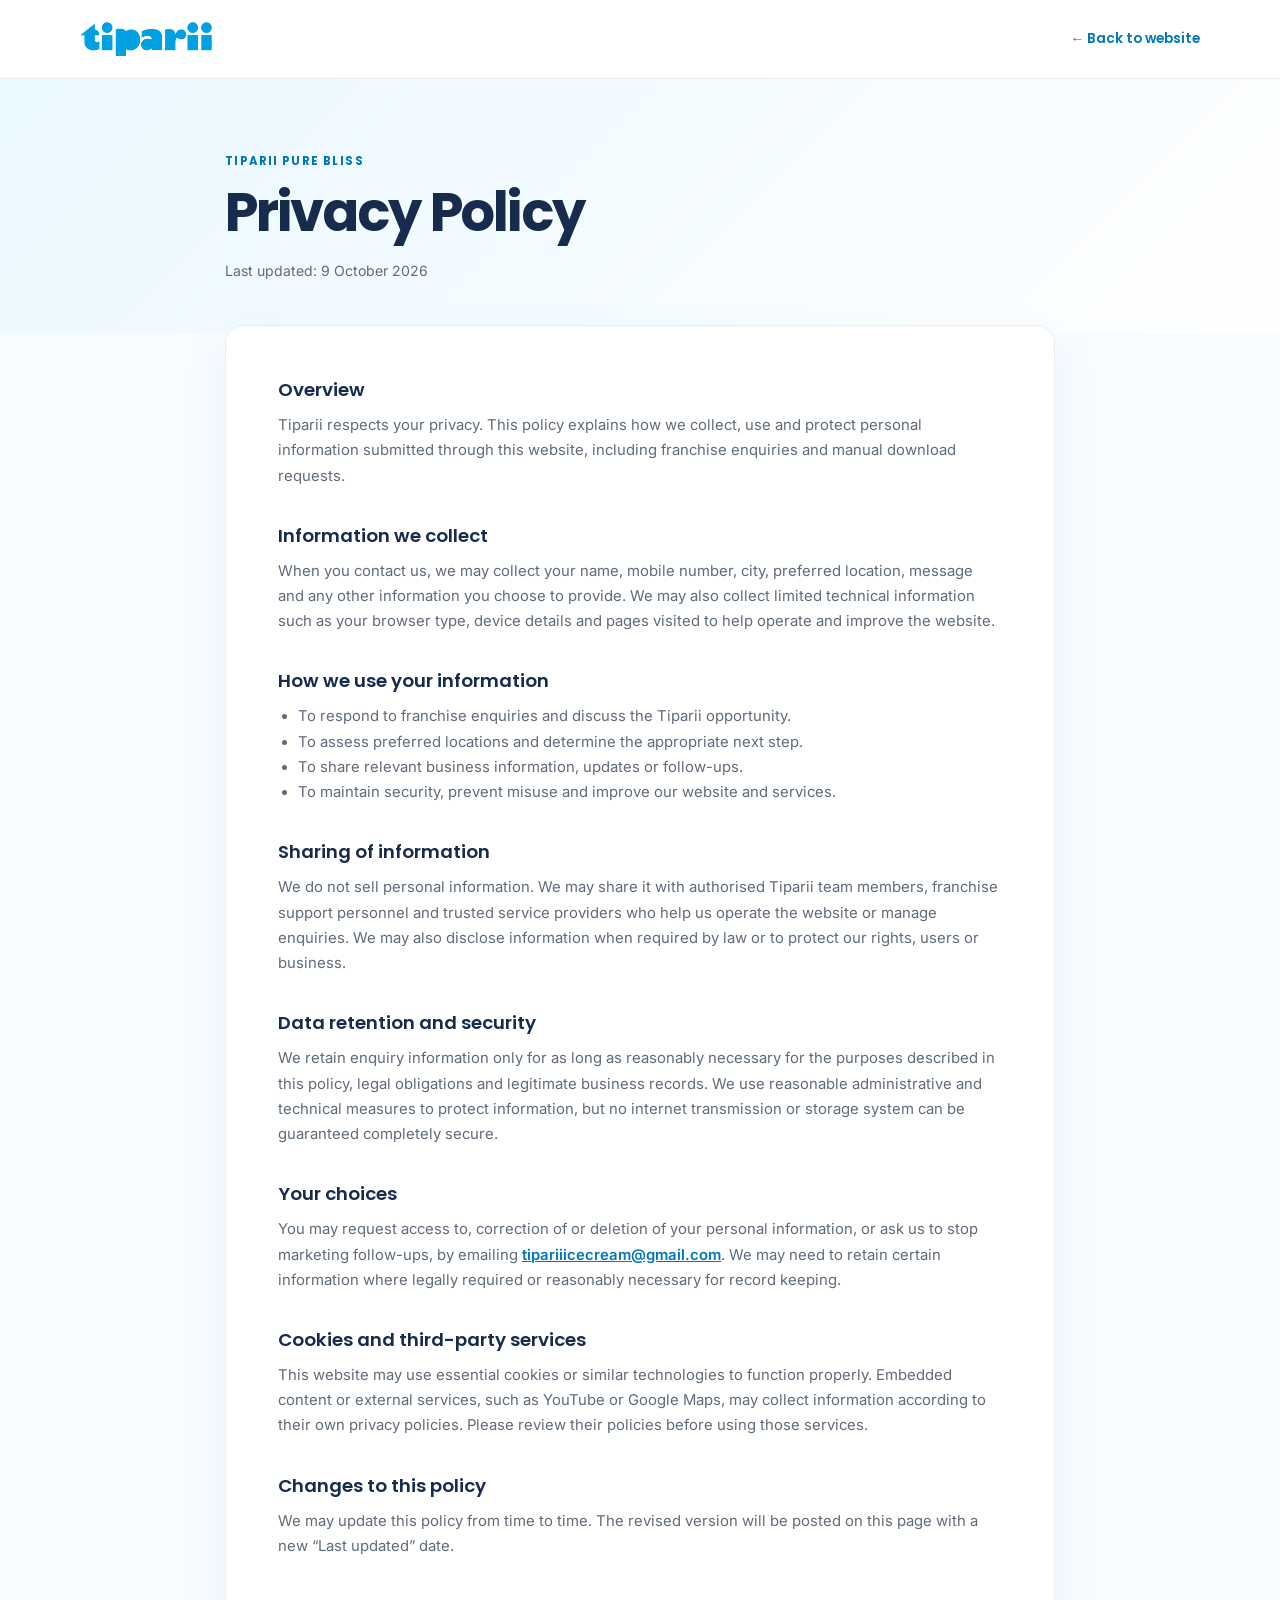
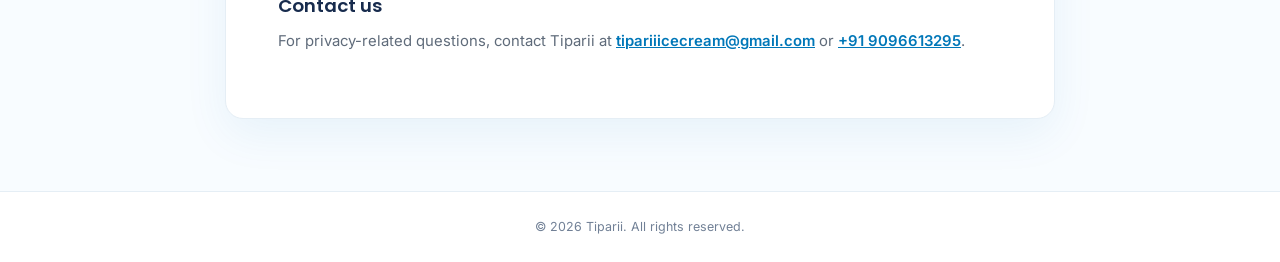
<file: privacy-policy.html>
<!doctype html>
<html lang="en">
<head>
  <meta charset="UTF-8"><meta name="viewport" content="width=device-width, initial-scale=1.0">
  <title>Privacy Policy | Tiparii</title><meta name="description" content="Learn how Tiparii handles franchise enquiry information.">
  <link rel="preconnect" href="https://fonts.googleapis.com"><link rel="preconnect" href="https://fonts.gstatic.com" crossorigin><link href="https://fonts.googleapis.com/css2?family=Inter:wght@400;500;600&family=Poppins:wght@500;600;700&display=swap" rel="stylesheet"><link rel="stylesheet" href="css/legal-pages.css">
</head>
<body>
  <header class="legal-header"><div class="legal-header__inner"><a class="legal-logo" href="index.html" aria-label="Tiparii home"><img src="assets/logo/tiparii-logo.png" alt="Tiparii"></a><a class="back-link" href="index.html">← Back to website</a></div></header>
  <main>
    <section class="legal-hero"><div class="legal-shell"><p class="legal-kicker">Tiparii Pure Bliss</p><h1>Privacy Policy</h1><p class="legal-updated">Last updated: 9 October 2026</p></div></section>
    <article class="legal-shell legal-content">
      <h2>Overview</h2><p>Tiparii respects your privacy. This policy explains how we collect, use and protect personal information submitted through this website, including franchise enquiries and manual download requests.</p>
      <h2>Information we collect</h2><p>When you contact us, we may collect your name, mobile number, city, preferred location, message and any other information you choose to provide. We may also collect limited technical information such as your browser type, device details and pages visited to help operate and improve the website.</p>
      <h2>How we use your information</h2><ul><li>To respond to franchise enquiries and discuss the Tiparii opportunity.</li><li>To assess preferred locations and determine the appropriate next step.</li><li>To share relevant business information, updates or follow-ups.</li><li>To maintain security, prevent misuse and improve our website and services.</li></ul>
      <h2>Sharing of information</h2><p>We do not sell personal information. We may share it with authorised Tiparii team members, franchise support personnel and trusted service providers who help us operate the website or manage enquiries. We may also disclose information when required by law or to protect our rights, users or business.</p>
      <h2>Data retention and security</h2><p>We retain enquiry information only for as long as reasonably necessary for the purposes described in this policy, legal obligations and legitimate business records. We use reasonable administrative and technical measures to protect information, but no internet transmission or storage system can be guaranteed completely secure.</p>
      <h2>Your choices</h2><p>You may request access to, correction of or deletion of your personal information, or ask us to stop marketing follow-ups, by emailing <a href="mailto:tipariiicecream@gmail.com">tipariiicecream@gmail.com</a>. We may need to retain certain information where legally required or reasonably necessary for record keeping.</p>
      <h2>Cookies and third-party services</h2><p>This website may use essential cookies or similar technologies to function properly. Embedded content or external services, such as YouTube or Google Maps, may collect information according to their own privacy policies. Please review their policies before using those services.</p>
      <h2>Changes to this policy</h2><p>We may update this policy from time to time. The revised version will be posted on this page with a new “Last updated” date.</p>
      <h2>Contact us</h2><p>For privacy-related questions, contact Tiparii at <a href="mailto:tipariiicecream@gmail.com">tipariiicecream@gmail.com</a> or <a href="tel:+919096613295">+91 9096613295</a>.</p>
    </article>
  </main>
  <footer class="legal-footer">© 2026 Tiparii. All rights reserved.</footer>
</body>
</html>
</file>
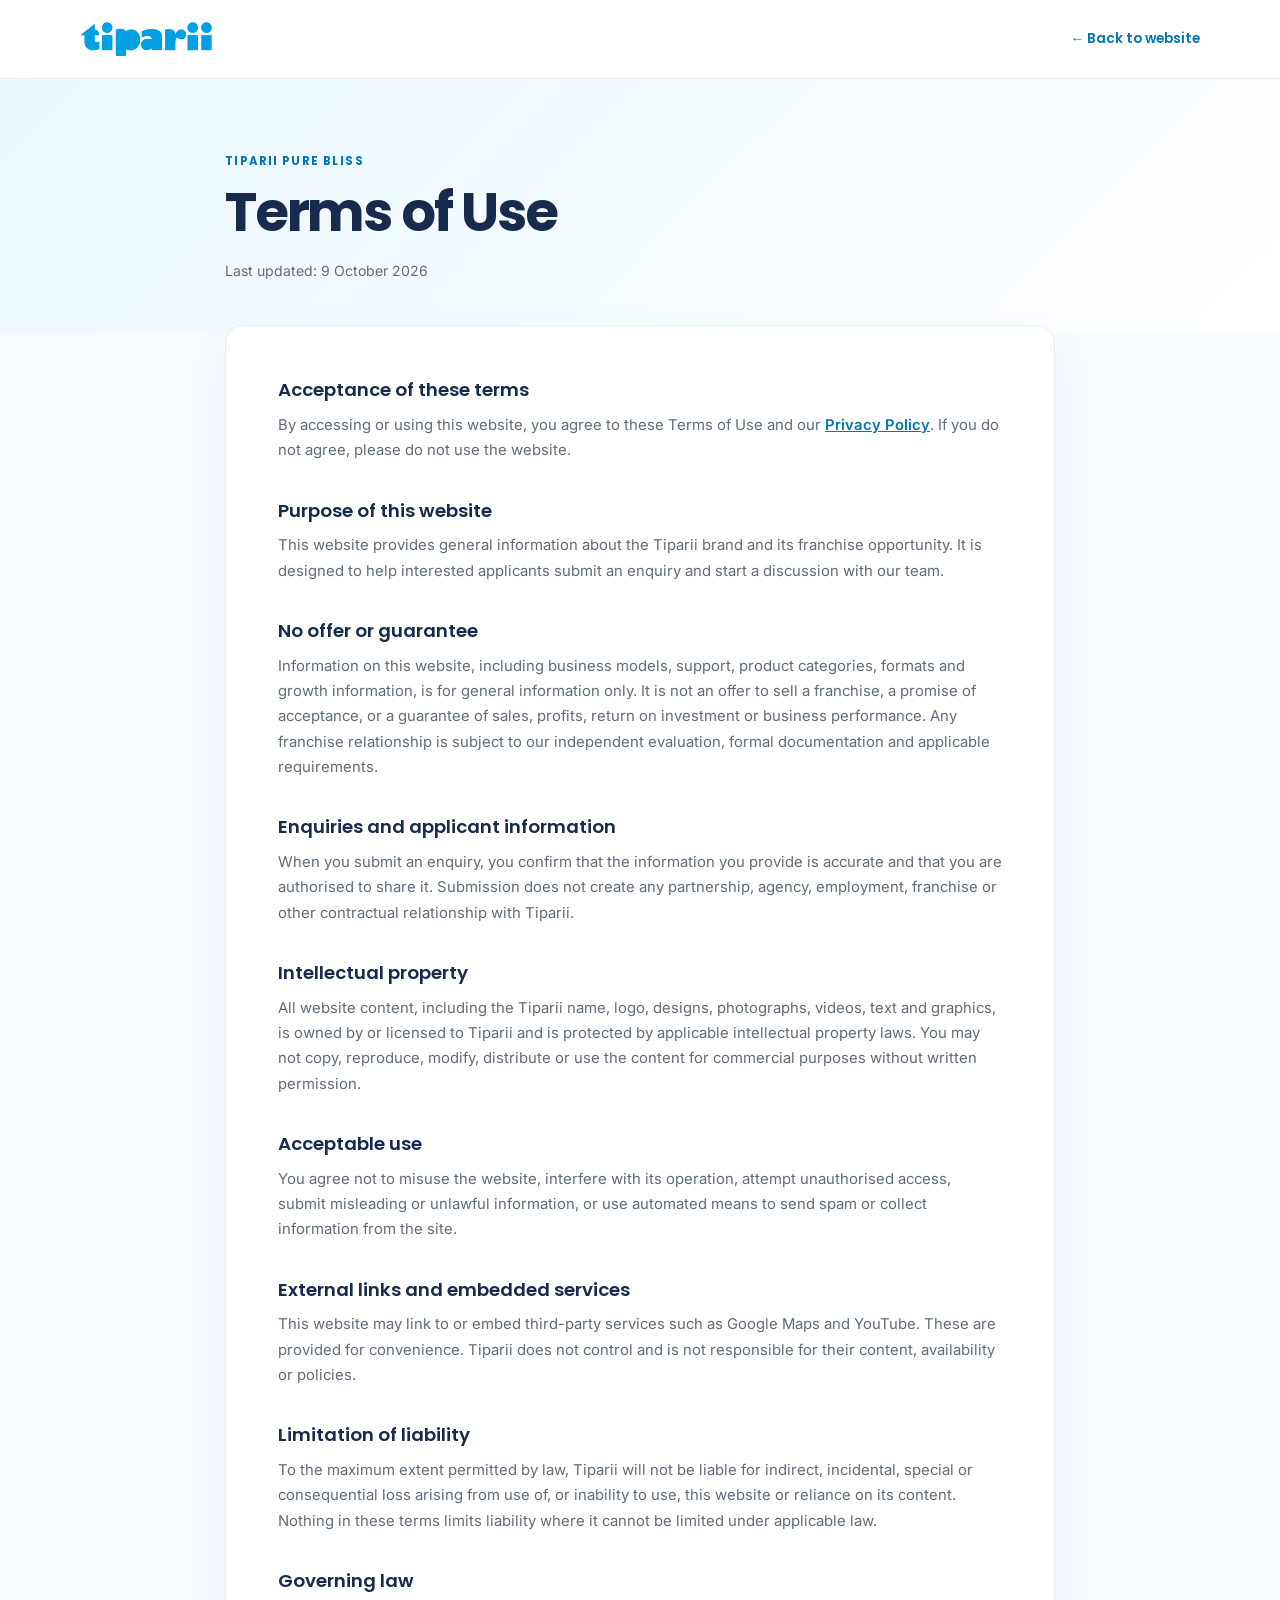
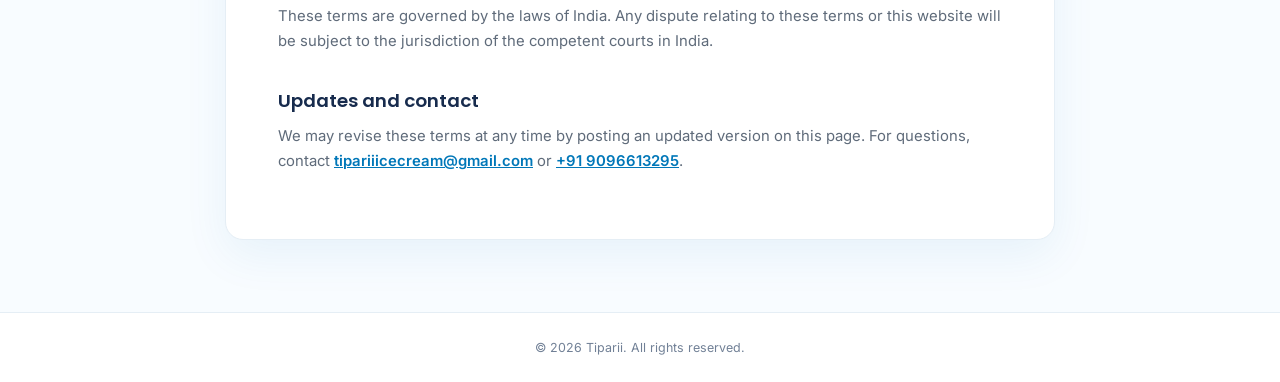
<file: terms.html>
<!doctype html>
<html lang="en">
<head>
  <meta charset="UTF-8"><meta name="viewport" content="width=device-width, initial-scale=1.0">
  <title>Terms of Use | Tiparii</title><meta name="description" content="Terms of use for the Tiparii franchise website.">
  <link rel="preconnect" href="https://fonts.googleapis.com"><link rel="preconnect" href="https://fonts.gstatic.com" crossorigin><link href="https://fonts.googleapis.com/css2?family=Inter:wght@400;500;600&family=Poppins:wght@500;600;700&display=swap" rel="stylesheet"><link rel="stylesheet" href="css/legal-pages.css">
</head>
<body>
  <header class="legal-header"><div class="legal-header__inner"><a class="legal-logo" href="index.html" aria-label="Tiparii home"><img src="assets/logo/tiparii-logo.png" alt="Tiparii"></a><a class="back-link" href="index.html">← Back to website</a></div></header>
  <main>
    <section class="legal-hero"><div class="legal-shell"><p class="legal-kicker">Tiparii Pure Bliss</p><h1>Terms of Use</h1><p class="legal-updated">Last updated: 9 October 2026</p></div></section>
    <article class="legal-shell legal-content">
      <h2>Acceptance of these terms</h2><p>By accessing or using this website, you agree to these Terms of Use and our <a href="privacy-policy.html">Privacy Policy</a>. If you do not agree, please do not use the website.</p>
      <h2>Purpose of this website</h2><p>This website provides general information about the Tiparii brand and its franchise opportunity. It is designed to help interested applicants submit an enquiry and start a discussion with our team.</p>
      <h2>No offer or guarantee</h2><p>Information on this website, including business models, support, product categories, formats and growth information, is for general information only. It is not an offer to sell a franchise, a promise of acceptance, or a guarantee of sales, profits, return on investment or business performance. Any franchise relationship is subject to our independent evaluation, formal documentation and applicable requirements.</p>
      <h2>Enquiries and applicant information</h2><p>When you submit an enquiry, you confirm that the information you provide is accurate and that you are authorised to share it. Submission does not create any partnership, agency, employment, franchise or other contractual relationship with Tiparii.</p>
      <h2>Intellectual property</h2><p>All website content, including the Tiparii name, logo, designs, photographs, videos, text and graphics, is owned by or licensed to Tiparii and is protected by applicable intellectual property laws. You may not copy, reproduce, modify, distribute or use the content for commercial purposes without written permission.</p>
      <h2>Acceptable use</h2><p>You agree not to misuse the website, interfere with its operation, attempt unauthorised access, submit misleading or unlawful information, or use automated means to send spam or collect information from the site.</p>
      <h2>External links and embedded services</h2><p>This website may link to or embed third-party services such as Google Maps and YouTube. These are provided for convenience. Tiparii does not control and is not responsible for their content, availability or policies.</p>
      <h2>Limitation of liability</h2><p>To the maximum extent permitted by law, Tiparii will not be liable for indirect, incidental, special or consequential loss arising from use of, or inability to use, this website or reliance on its content. Nothing in these terms limits liability where it cannot be limited under applicable law.</p>
      <h2>Governing law</h2><p>These terms are governed by the laws of India. Any dispute relating to these terms or this website will be subject to the jurisdiction of the competent courts in India.</p>
      <h2>Updates and contact</h2><p>We may revise these terms at any time by posting an updated version on this page. For questions, contact <a href="mailto:tipariiicecream@gmail.com">tipariiicecream@gmail.com</a> or <a href="tel:+919096613295">+91 9096613295</a>.</p>
    </article>
  </main>
  <footer class="legal-footer">© 2026 Tiparii. All rights reserved.</footer>
</body>
</html>
</file>
<file: css/legal-pages.css>
:root { --blue: #00a0e3; --dark-blue: #0077b8; --ink: #172b4d; --body: #5f6b7a; --line: #e5eef5; --page: #f8fcff; }
* { box-sizing: border-box; }
body { margin: 0; background: var(--page); color: var(--body); font-family: Inter, Arial, sans-serif; line-height: 1.7; }
a { color: inherit; }
.legal-header { background: #fff; border-bottom: 1px solid var(--line); }
.legal-header__inner { width: min(1120px, calc(100% - 40px)); min-height: 78px; margin: 0 auto; display: flex; align-items: center; justify-content: space-between; gap: 24px; }
.legal-logo img { display: block; width: 132px; height: auto; }
.back-link { color: var(--dark-blue); font: 600 .85rem Poppins, sans-serif; text-decoration: none; }
.back-link:hover { color: var(--ink); }
.legal-hero { padding: 74px 0 50px; background: linear-gradient(135deg, #eaf8ff, #fff); }
.legal-shell { width: min(830px, calc(100% - 40px)); margin: 0 auto; }
.legal-kicker { margin: 0 0 10px; color: var(--dark-blue); font: 700 .72rem Poppins, sans-serif; letter-spacing: .12em; text-transform: uppercase; }
.legal-hero h1 { margin: 0; color: var(--ink); font: 700 clamp(2rem, 5vw, 3.4rem)/1.18 Poppins, sans-serif; letter-spacing: -.04em; }
.legal-updated { margin: 15px 0 0; font-size: .88rem; }
.legal-content { margin: -8px auto 72px; padding: clamp(28px, 5vw, 52px); background: #fff; border: 1px solid var(--line); border-radius: 18px; box-shadow: 0 16px 45px rgba(0, 119, 184, .07); }
.legal-content h2 { margin: 35px 0 10px; color: var(--ink); font: 600 1.15rem/1.35 Poppins, sans-serif; }
.legal-content h2:first-child { margin-top: 0; }
.legal-content p, .legal-content li { font-size: .93rem; }
.legal-content p { margin: 0 0 12px; }
.legal-content ul { padding-left: 20px; margin: 0 0 12px; }
.legal-content a { color: var(--dark-blue); font-weight: 600; }
.legal-footer { padding: 24px 20px; border-top: 1px solid var(--line); text-align: center; color: #718096; font-size: .78rem; background: #fff; }
@media (max-width: 560px) { .legal-header__inner { width: min(100% - 28px, 1120px); min-height: 66px; } .legal-logo img { width: 110px; } .legal-shell { width: min(100% - 28px, 830px); } .legal-hero { padding: 54px 0 36px; } .legal-content { margin-bottom: 44px; border-radius: 14px; } }
</file>
